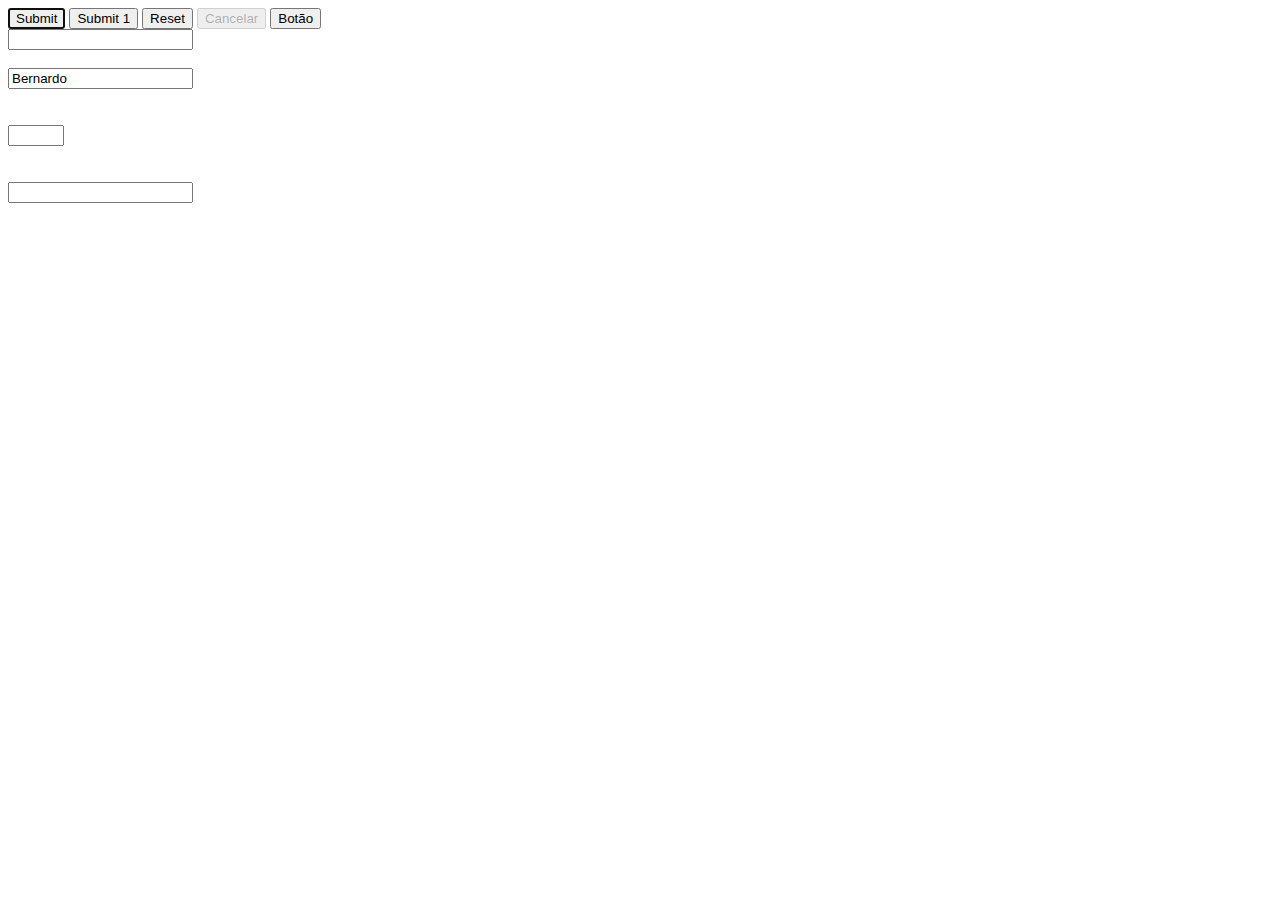
<file: Html Forms/index.html>
<!DOCTYPE html>
<html lang="en">
<head>
    <meta charset="UTF-8">
    <meta name="viewport" content="width=device-width, initial-scale=1.0">
    <title>Forms</title>
</head>
<body>
    <!-- atributos gerais value, autocomplete, autofocus, disabled, readonly, form, required, placeholder -->
    <form action="" id="meuForm">
        <div>
            <button autofocus>Submit</button>
            <!-- autofocus deixa o foco da página ao carrgea sobre o elemento -->
            <button type="submit">Submit 1</button>
            <!-- Padrão tipo submit, pode ser reset ou button -->
            <button type="reset">Reset</button>
            <!-- faz o reset da página -->
            <button type="button" disabled>Cancelar</button>
            <button name="botao" value="valor_do_botao">Botão</button>
        </div>
        <div>
            <!-- atributos funfamentais type e name -->
            <input type="text" name="nome">
            <br>
            <br>
            <!-- atributos gerais value, autocomplete, autofocus, disabled, readonly, form, required, placeholder -->
            <input type="text" name="nome" value="Bernardo" form="meuForm" placeholder="Coloque seu nome">
        </div>
        <br>
        <br>
        <div>
            <!-- min, max, step como vai ser a contagem -->
            <input type="number" min="16" max="22" step="2">
        </div>
        <br>
        <br>
        <div>
            <input type="email" name="mail" id="mailid" pattern=".+rocketseat\.com\.br" title="formato rocketseat" required>
            <!-- atributo multiple - multiplos e-mails, pattern - formato -->
        </div>
    </form>
    
</body>
</html>
</file>
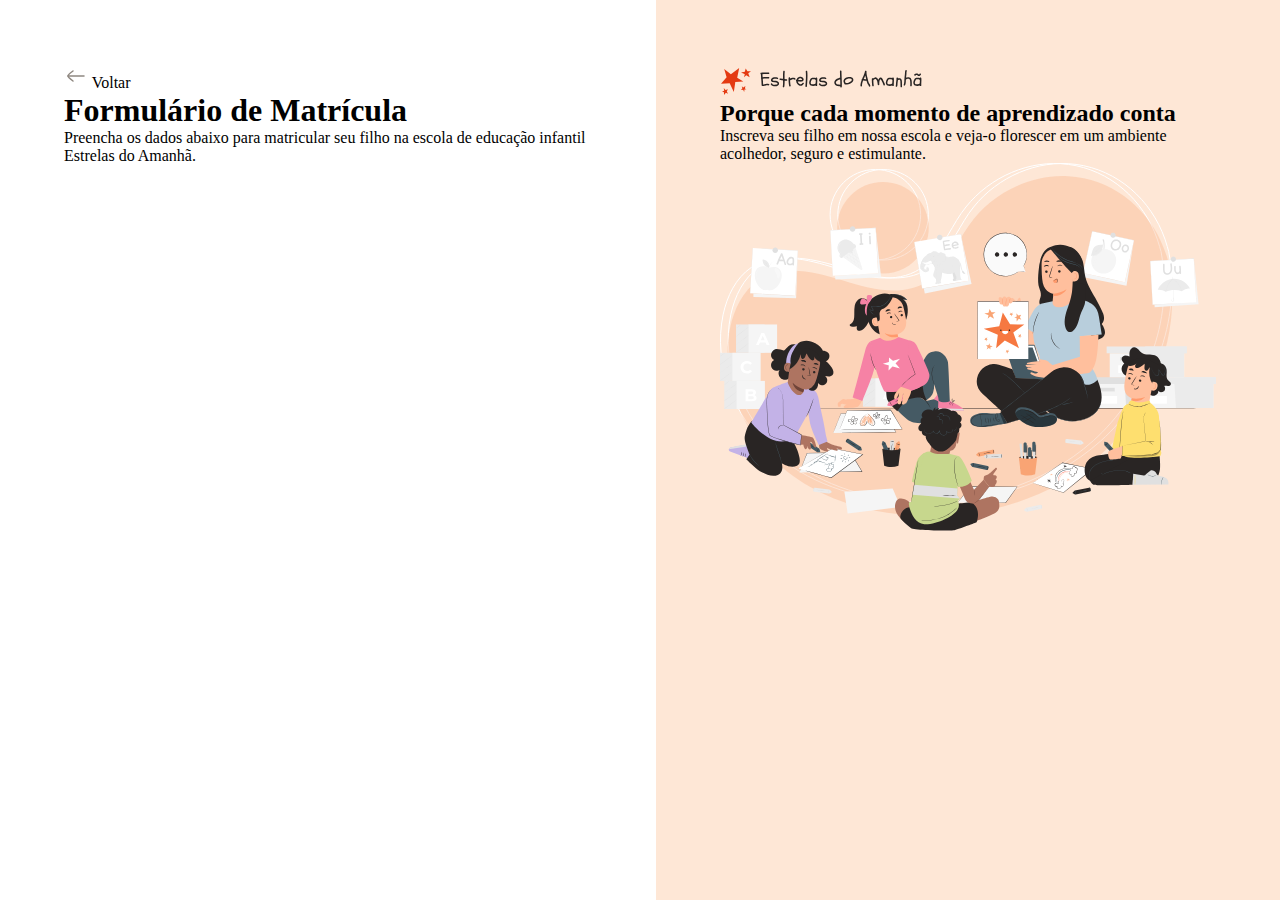
<file: Projeto Formulário de Matrícula/index.html>
<!DOCTYPE html>
<html lang="pt-BR">
<head>
    <link rel="preconnect" href="https://fonts.googleapis.com">
    <link rel="preconnect" href="https://fonts.gstatic.com" crossorigin>

    <meta charset="UTF-8">
    <meta name="viewport" content="width=device-width, initial-scale=1.0">

    <link rel="stylesheet" href="./styles/index.css">
    <link href="https://fonts.googleapis.com/css2?family=Alice&family=Archivo:ital,wght@0,100..900;1,100..900&family=Asap:ital,wght@0,100..900;1,100..900&family=Inconsolata:wght@200..900&family=Maven+Pro:wght@400..900&family=Poppins:wght@400;700&display=swap" rel="stylesheet">
    
    <title>Estrelas do Amanhã</title>
</head>
<body>
    <div id="app">
        <main>
            <div class="main-container">
                <div class="back">
                    <img src="assets/icons/arrow-left-02.svg" alt="arrow left">
                    <span>Voltar</span>
                </div>
                <h1>
                    Formulário de Matrícula
                </h1>
                <P>
                    Preencha os dados abaixo para matricular seu filho na escola de educação infantil Estrelas do Amanhã.
                </P>
            </div>
        </main>

        <aside>
            <div class="aside-container">
                <header>
                    <img src="assets/images/logo.svg" alt="Logo">
                    <h2>
                        Porque cada momento de <span>aprendizado</span> conta
                    </h2>
                    <p>
                        Inscreva seu filho em nossa escola e veja-o florescer em um ambiente acolhedor, seguro e estimulante.
                    </p>
                </header>
                <img src="assets/images/Illustration.svg" alt="Ilustração de uma professora e alunos">
            </div>
        </aside>
    </div>    
</body>
</html>
</file>
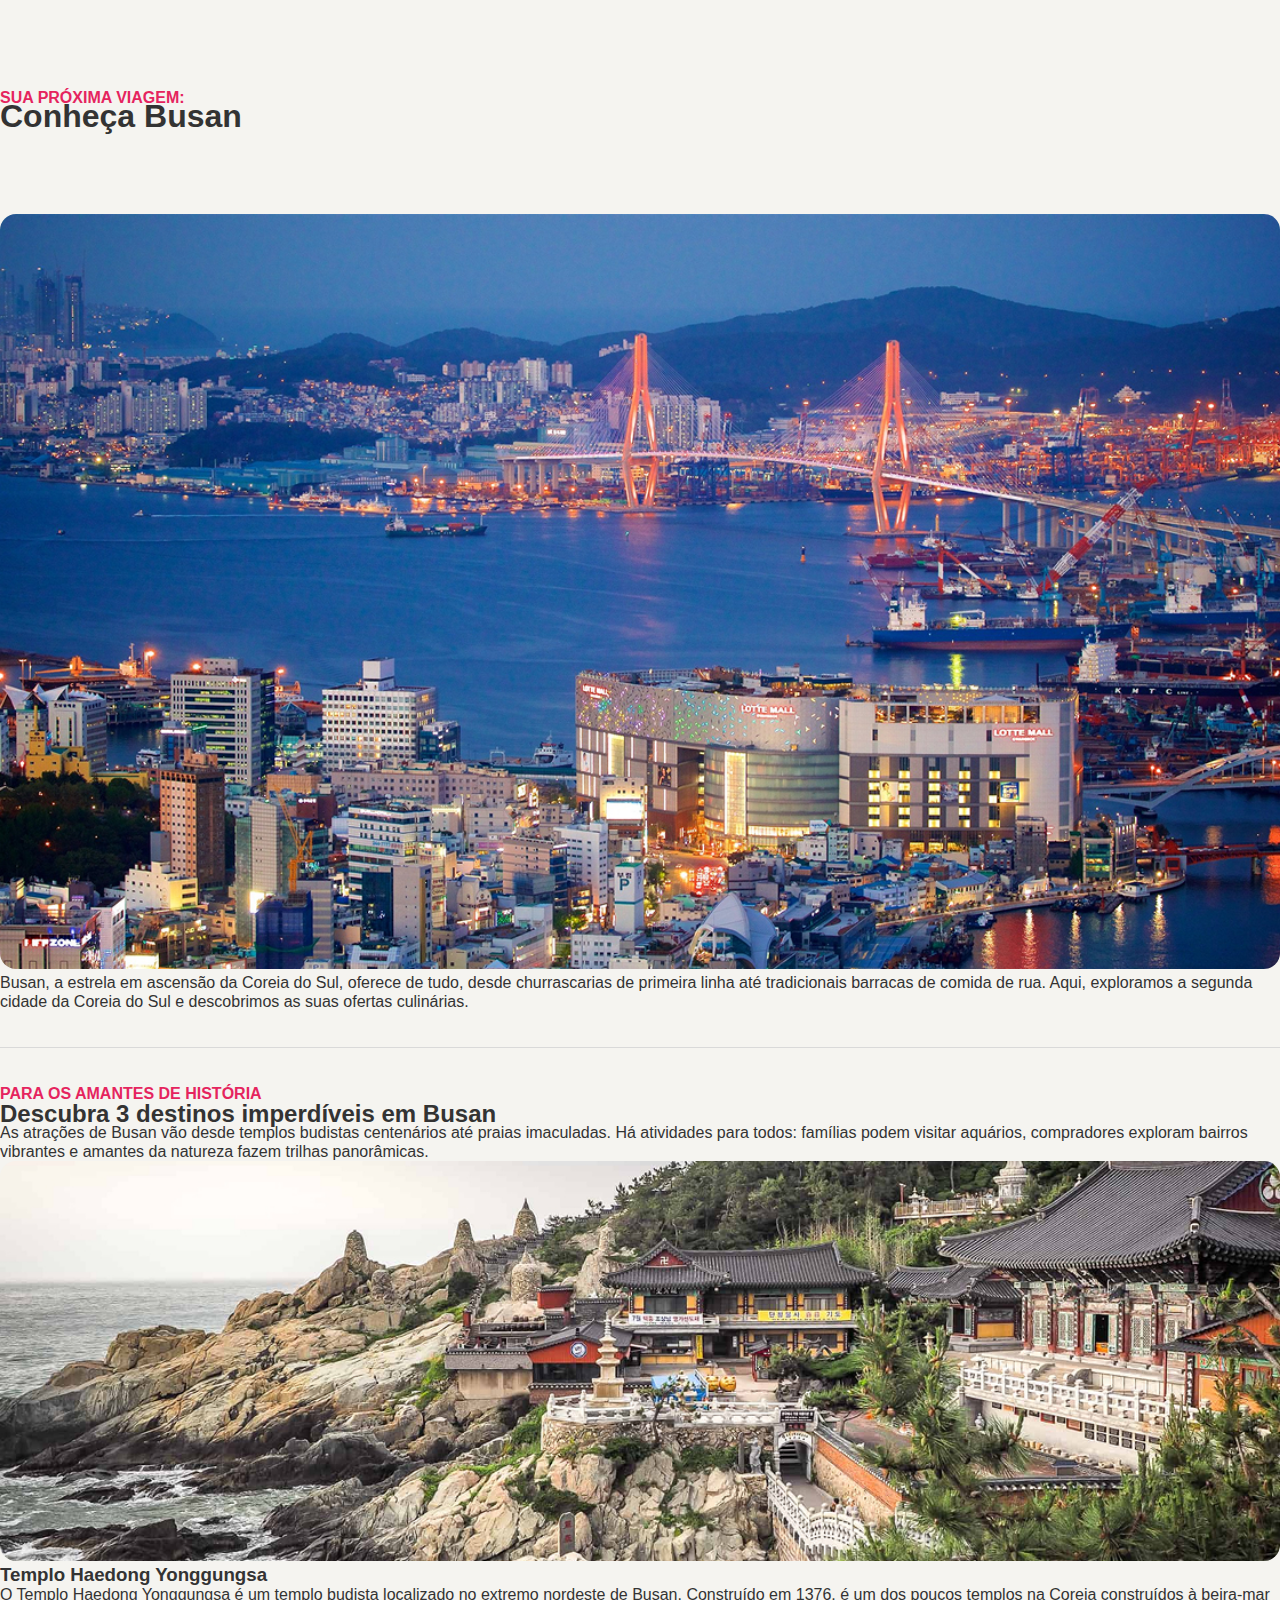
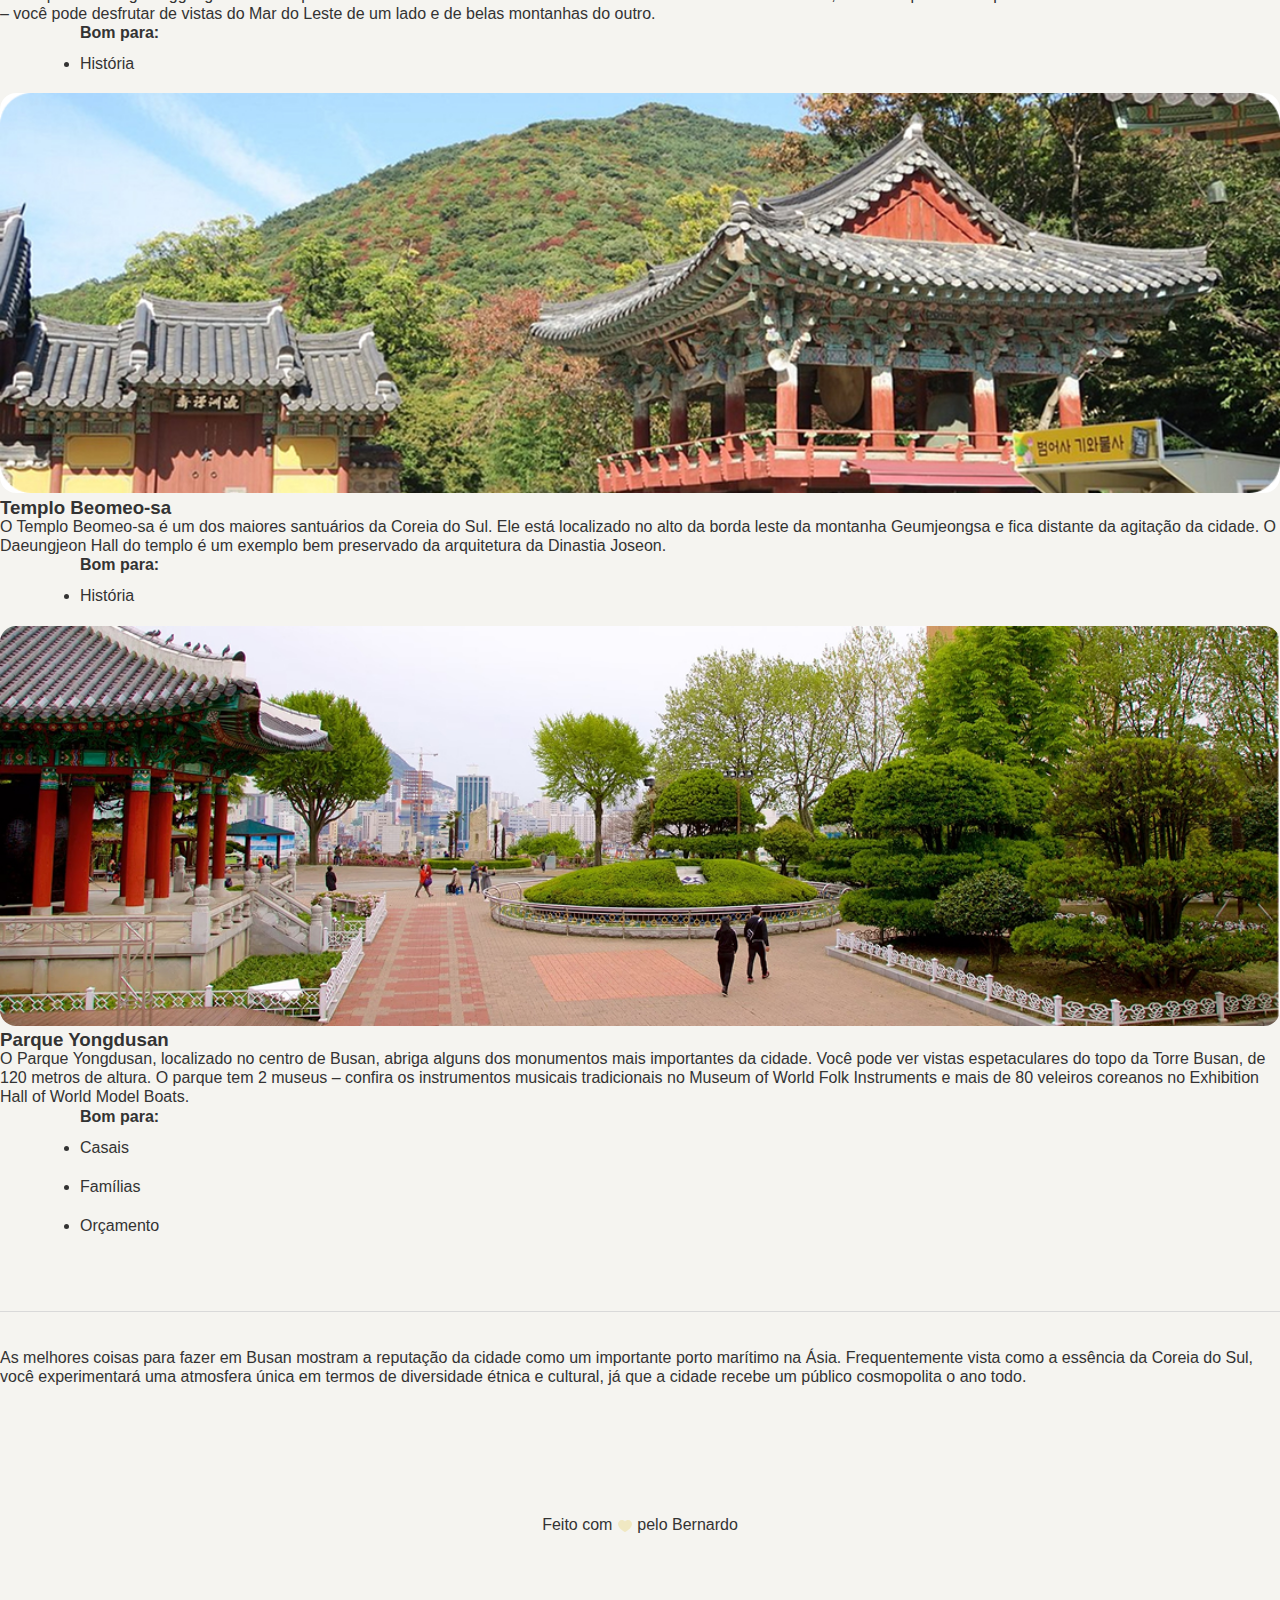
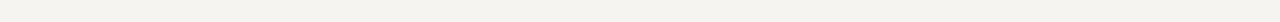
<file: Projeto Local Turstico/index.html>
<!DOCTYPE html>
<html lang="pt-br">
<head>
    <meta charset="UTF-8">
    <meta name="viewport" content="width=device-width, initial-scale=1.0">
    <link rel="stylesheet" href="style.css">
    <title>Local Turistíco</title>
</head>
<body>
    <div id="page">
        <!-- Cabeçalho da página -->
        <header id="title">
            <p class="pTitle">SUA PRÓXIMA VIAGEM:</p>
            <h1>Conheça Busan</h1>
        </header>
        <main>
            <!-- Introdução -->
            <section>
                <figure>
                    <img src="assets/image.jpg" alt="Vista panorâmica da cidade de Busan, Coreia do Sul">
                </figure>
                <p id="intro-title">
                    Busan, a estrela em ascensão da Coreia do Sul, oferece de tudo, desde churrascarias de primeira linha até tradicionais barracas de comida de rua. Aqui, exploramos a segunda cidade da Coreia do Sul e descobrimos as suas ofertas culinárias.
                </p>
            </section>
            <div class="divider"></div>
            <!-- Destinos históricos -->
            <section>
                <header>
                    <p class="pTitle">Para os amantes de história</p>
                    <h2>Descubra 3 destinos imperdíveis em Busan</h2>
                    <p>
                        As atrações de Busan vão desde templos budistas centenários até praias imaculadas. 
                        Há atividades para todos: famílias podem visitar aquários, compradores exploram bairros vibrantes e amantes da natureza fazem trilhas panorâmicas.
                    </p>
                </header>                
                <article>
                    <figure>
                        <img src="assets/1.jpg" alt="Templo Haedong Yonggungsa ">
                    </figure>
                    <h3>Templo Haedong Yonggungsa </h3>
                    <p>
                        O Templo Haedong Yonggungsa é um templo budista localizado no extremo nordeste de Busan. Construído em 1376, é um dos poucos templos na Coreia construídos à beira-mar – você pode desfrutar de vistas do Mar do Leste de um lado e de belas montanhas do outro.
                    </p>
                    <h4 class="list">Bom para:</h4>
                    <ul>
                        <li>História</li>
                    </ul>
                </article>
                <article>
                    <figure>
                        <img src="assets/2.jpg" alt="Templo Beomeo-sa">
                    </figure>
                    <h3>Templo Beomeo-sa </h3>
                    <p>
                        O Templo Beomeo-sa é um dos maiores santuários da Coreia do Sul. Ele está localizado no alto da borda leste da montanha Geumjeongsa e fica distante da agitação da cidade. O Daeungjeon Hall do templo é um exemplo bem preservado da arquitetura da Dinastia Joseon.
                    </p>
                    <h4 class="list">Bom para:</h4>
                    <ul>
                        <li>História</li>
                    </ul>
                </article>
                <article>
                    <figure>
                        <img src="assets/3.jpg" alt="Parque Yongdusan">
                    </figure>
                    <h3>Parque Yongdusan </h3>
                    <p>O Parque Yongdusan, localizado no centro de Busan, abriga alguns dos monumentos mais importantes da cidade. Você pode ver vistas espetaculares do topo da Torre Busan, de 120 metros de altura. O parque tem 2 museus – confira os instrumentos musicais tradicionais no Museum of World Folk Instruments e mais de 80 veleiros coreanos no Exhibition Hall of World Model Boats.
                    </p>
                    <h4 class="list">Bom para:</h4>
                    <ul>
                        <li>Casais</li>
                        <li>Famílias</li>
                        <li>Orçamento</li>
                    </ul>
                </article>
            </section>
            <br>
            <div class="divider"></div>
            <section id="desc">
                <p>
                    As melhores coisas para fazer em Busan mostram a reputação da cidade como um importante porto marítimo na Ásia. Frequentemente vista como a essência da Coreia do Sul, você experimentará uma atmosfera única em termos de diversidade étnica e cultural, já que a cidade recebe um público cosmopolita o ano todo. 
                </p>
            </section>
        </main>
        <footer>
            <p>Feito com <img src="assets/ph_heart-fill.svg" alt="" class="heart"> pelo Bernardo </p>
        </footer>
    </div>
</body>
</html>
</file>
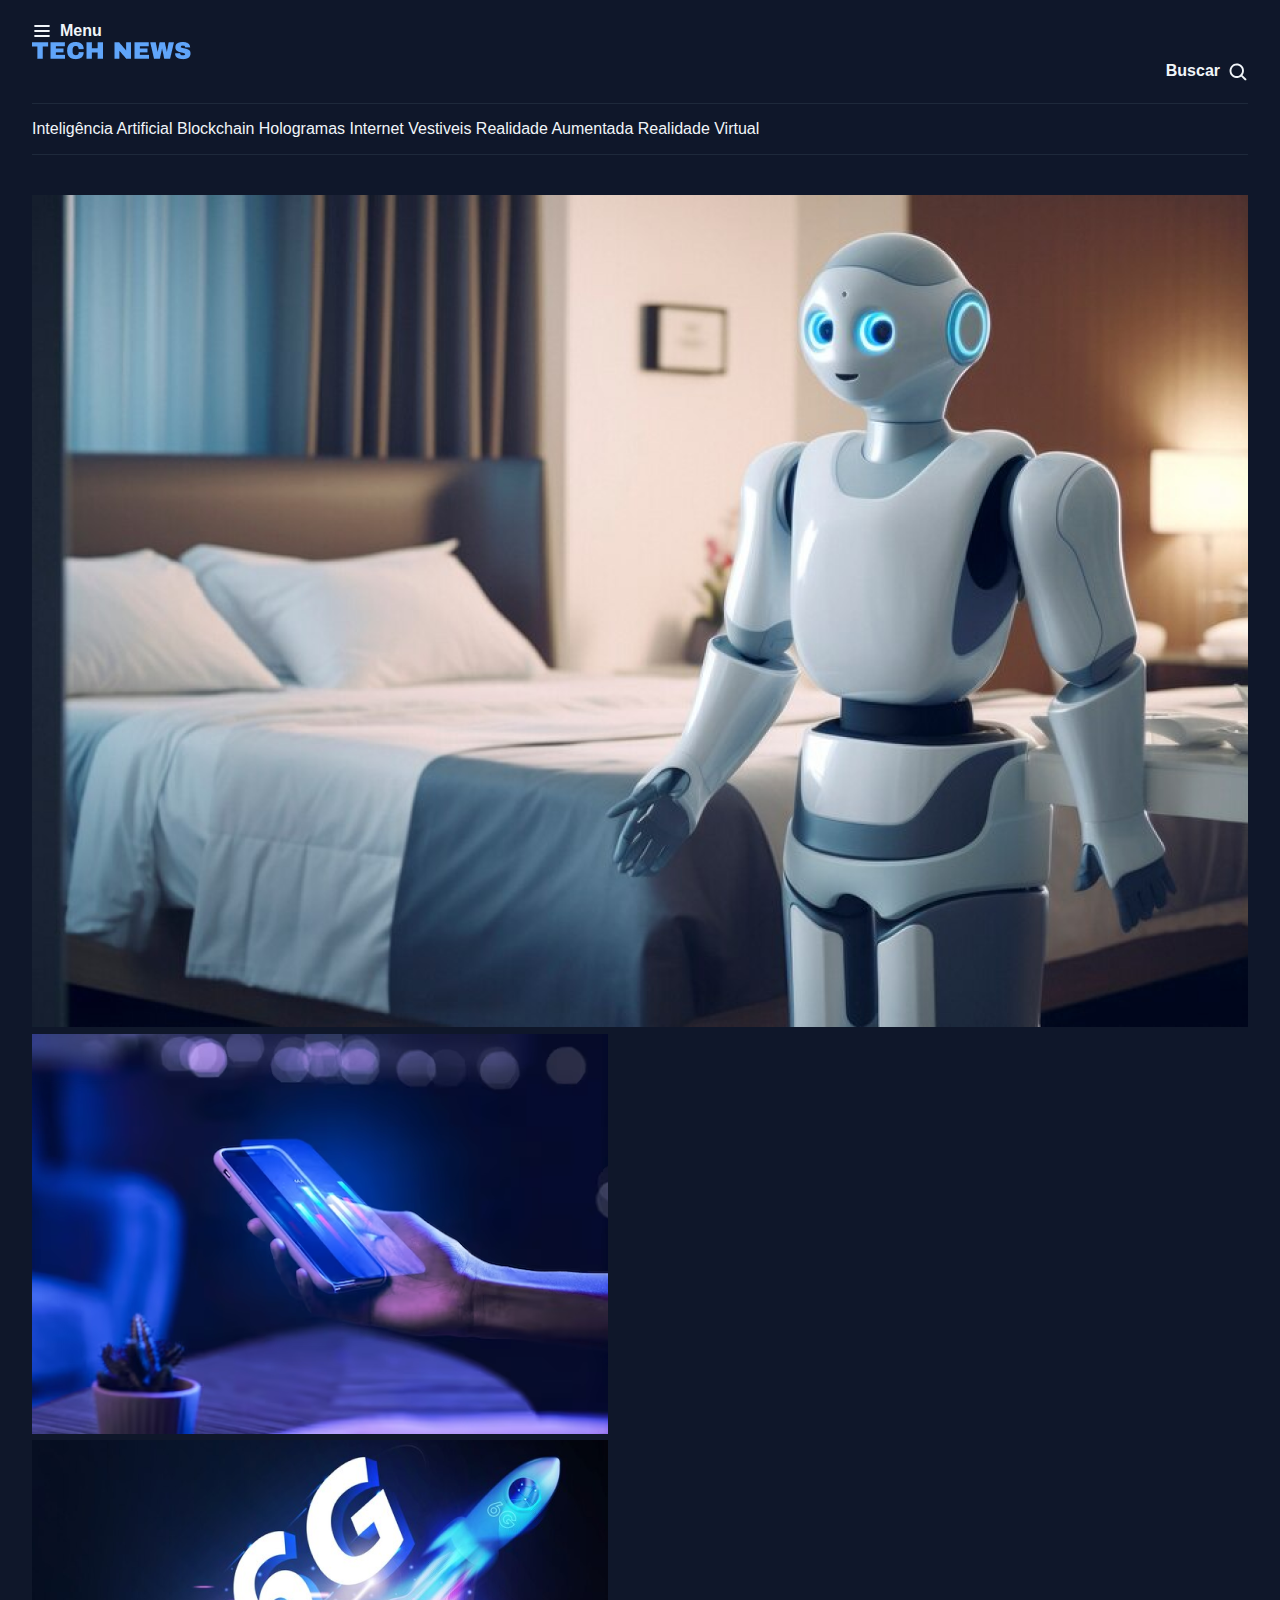
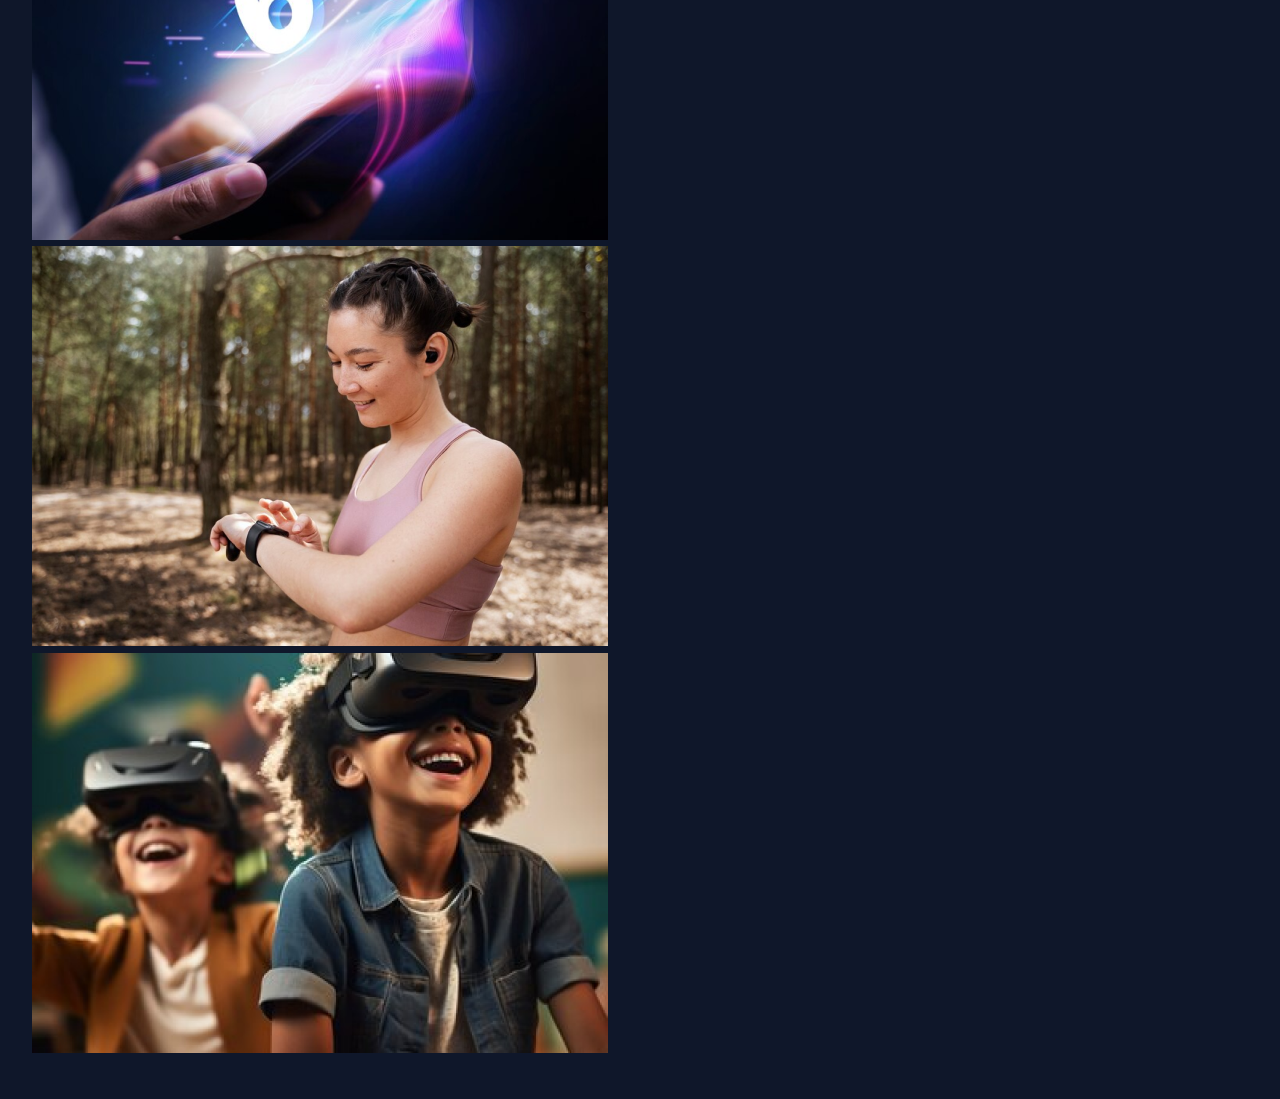
<file: Projeto Portal de Noticias/index.html>
<!DOCTYPE html>
<html lang="en">
<head>
    <link rel="preconnect" href="https://fonts.googleapis.com">
    <link rel="preconnect" href="https://fonts.gstatic.com" crossorigin>
    
    <meta charset="UTF-8">
    <meta name="viewport" content="width=device-width, initial-scale=1.0">
    <link rel="stylesheet" href="styles/index.css">
    <link href="https://fonts.googleapis.com/css2?family=Alice&family=Archivo:ital,wght@0,100..900;1,100..900&family=Poppins:wght@400;700&display=swap" rel="stylesheet">

    <title>Portal de Notícias</title>
</head>
<body>
    <header class="container">
        <nav id="primary" class="grid grid-flow-col">
            <div>
                <img src="assets/icons/List.svg" alt="Ícone de menu">
                <strong>Menu</strong>
            </div>
            <div>
                <img src="assets/Tech News.png" alt="TechNews Logo">
            </div>
            <div>
                <strong>Buscar</strong>
                <img src="assets/icons/MagnifyingGlass.svg" alt="Ícone de Busca">
            </div>
        </nav>
        <nav id="secondary" class="grid grid-flow-col">
            <a href="#">Inteligência Artificial</a>
            <a href="#">Blockchain</a>
            <a href="#">Hologramas</a>
            <a href="#">Internet</a>
            <a href="#">Vestiveis</a>
            <a href="#">Realidade Aumentada</a>
            <a href="#">Realidade Virtual</a>
        </nav>
    </header>
    <main class="grid container">
        <section id="featured" class="grid grid-flow-col gap-16">
            <div>
                <img src="assets/images/Image 01.png" alt="">
            </div>
            <div class="grid grid-cols-2 gap-16">
                <div>
                    <img src="assets/images/Image 02.png" alt="">
                </div>
                <div>
                    <img src="assets/images/Image 03.png" alt="">
                </div>
                <div>
                    <img src="assets/images/Image 04.png" alt="">
                </div>
                <div>
                    <img src="assets/images/Image 05.png" alt="">
                </div>
            </div>
        </section>
    </main>
</body>
</html>
</file>
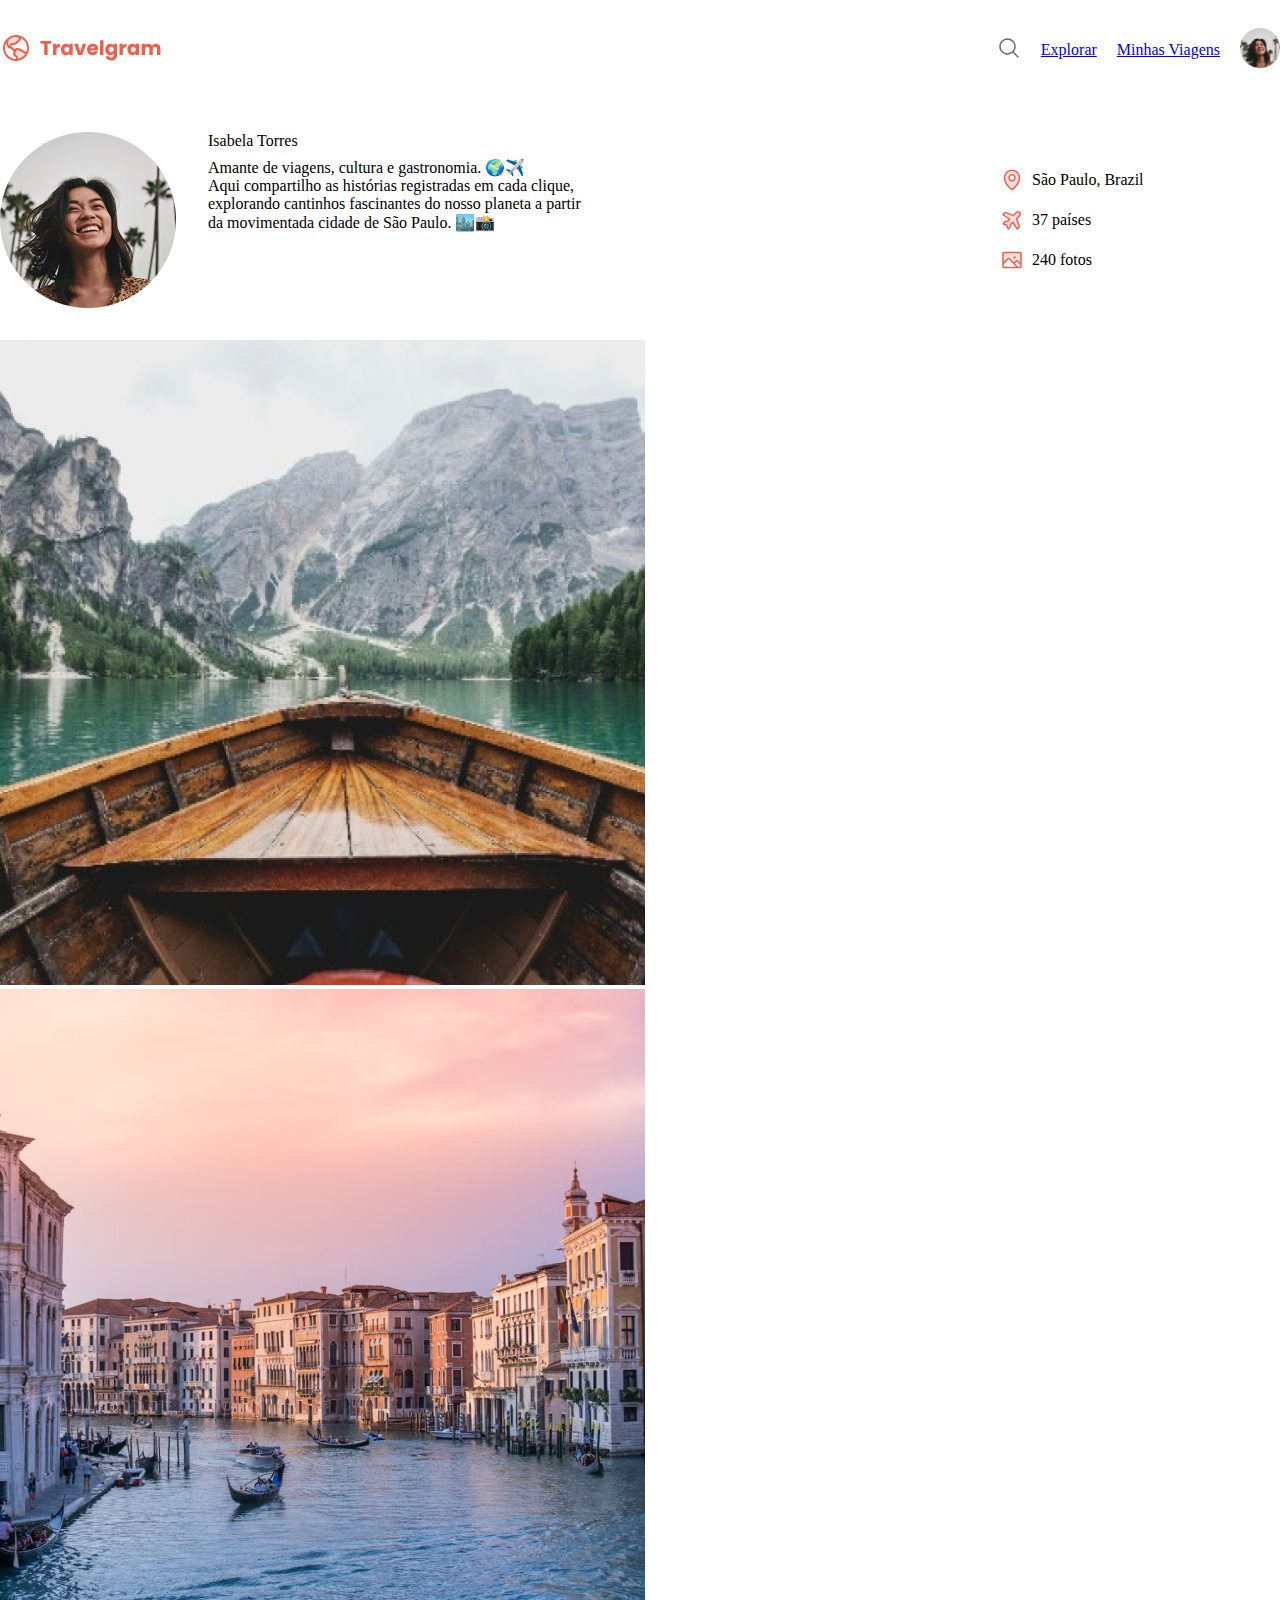
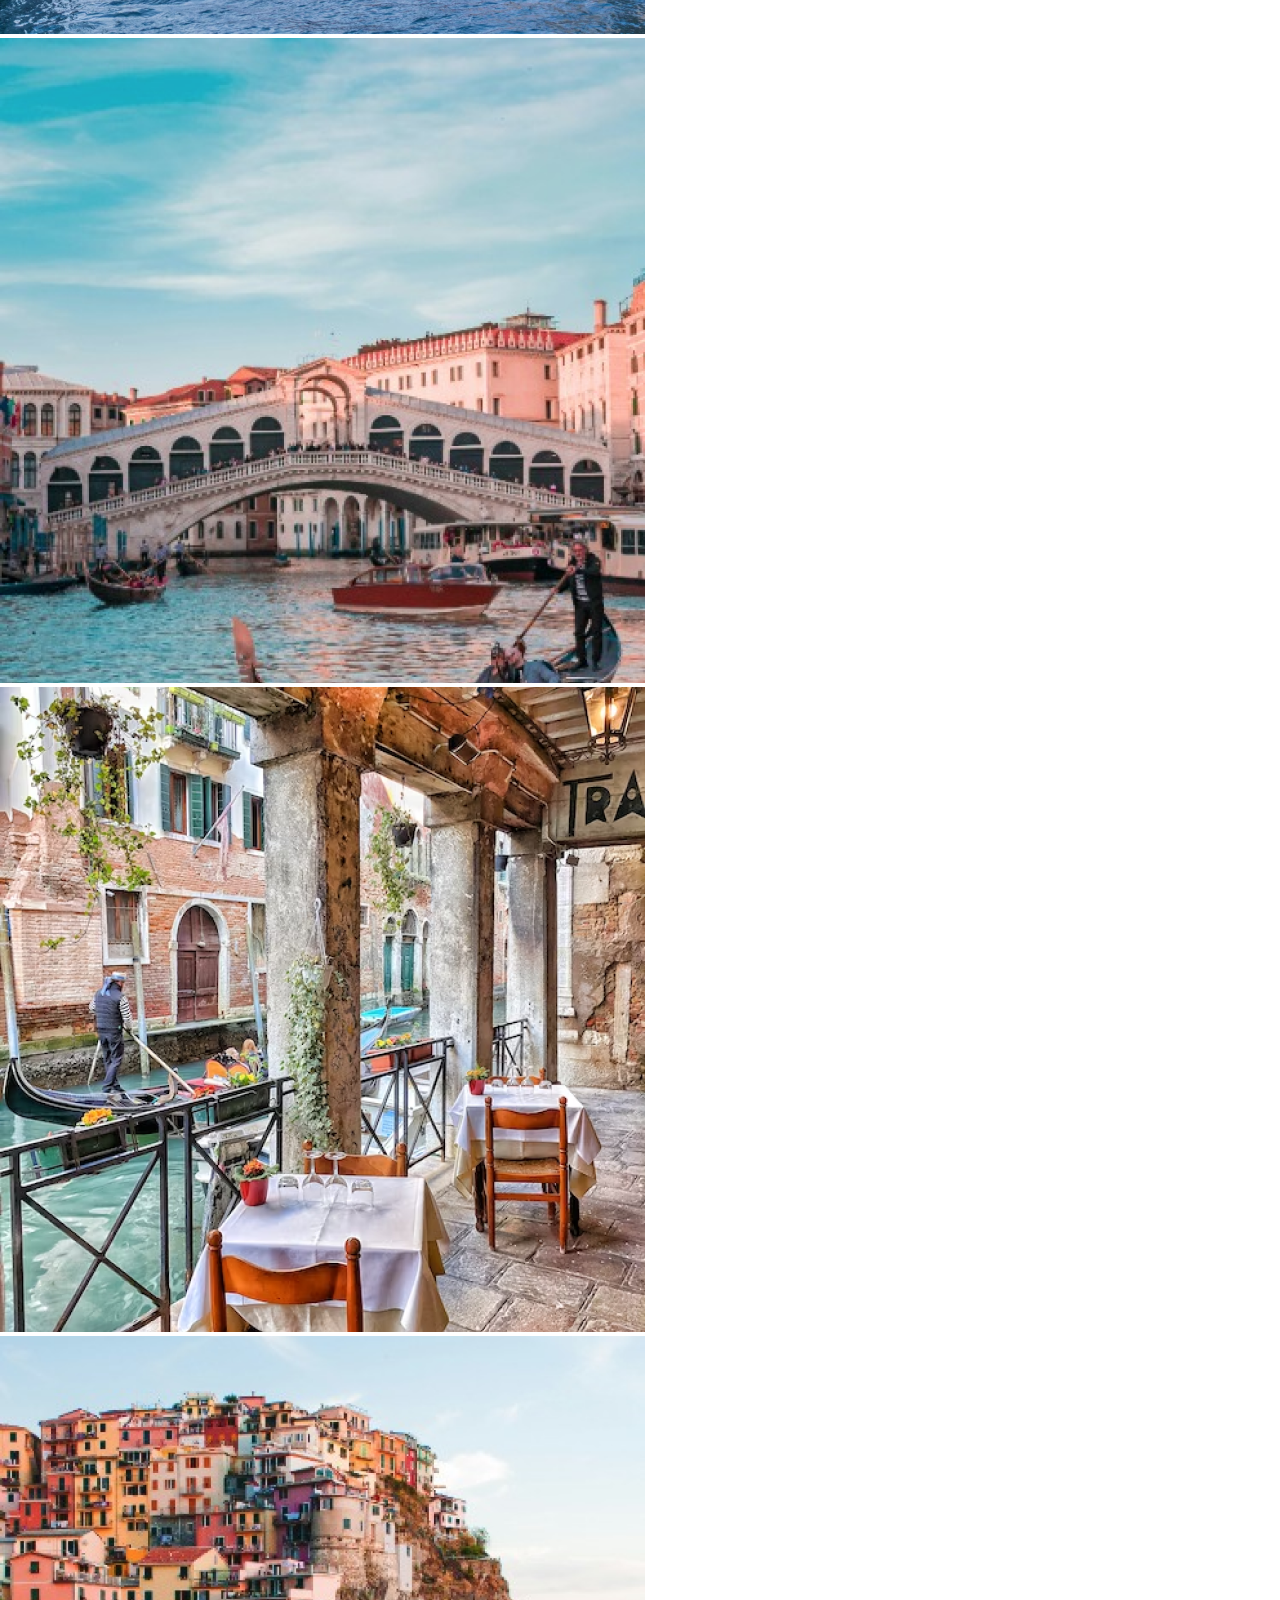
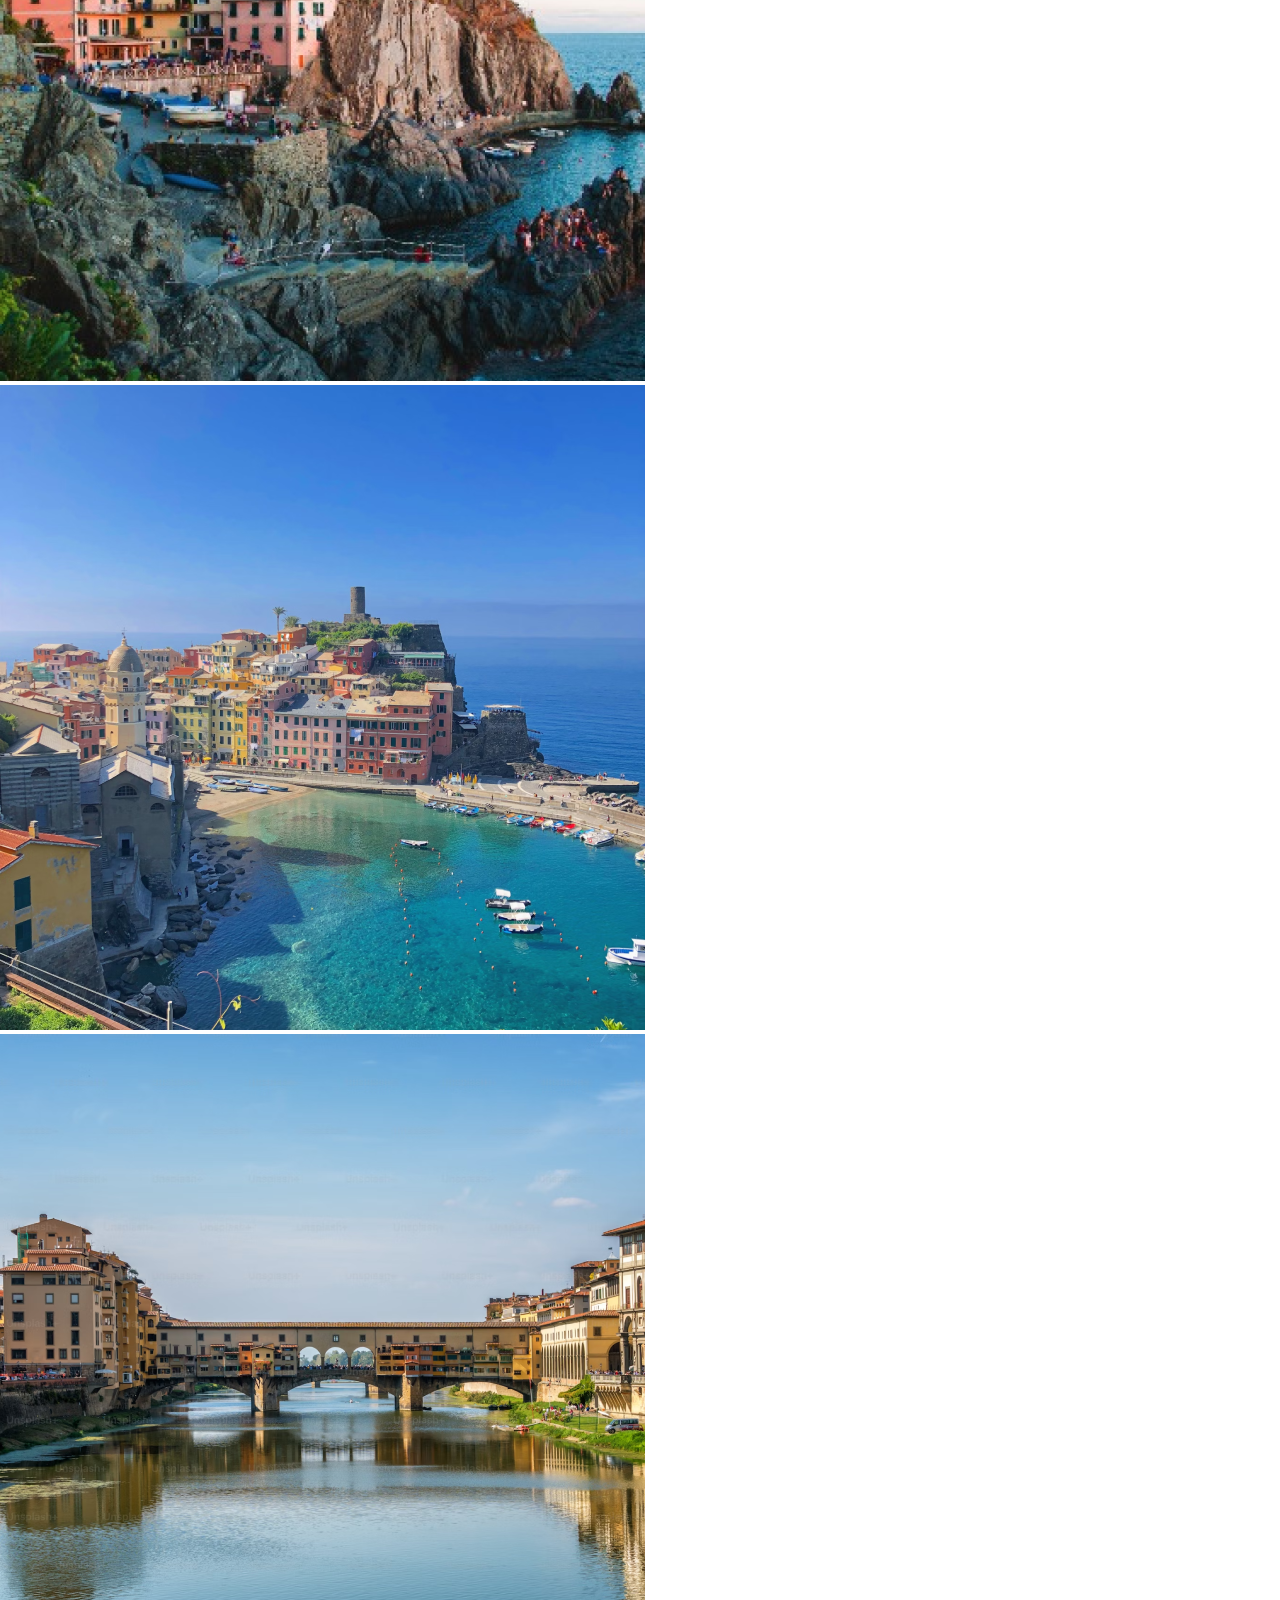
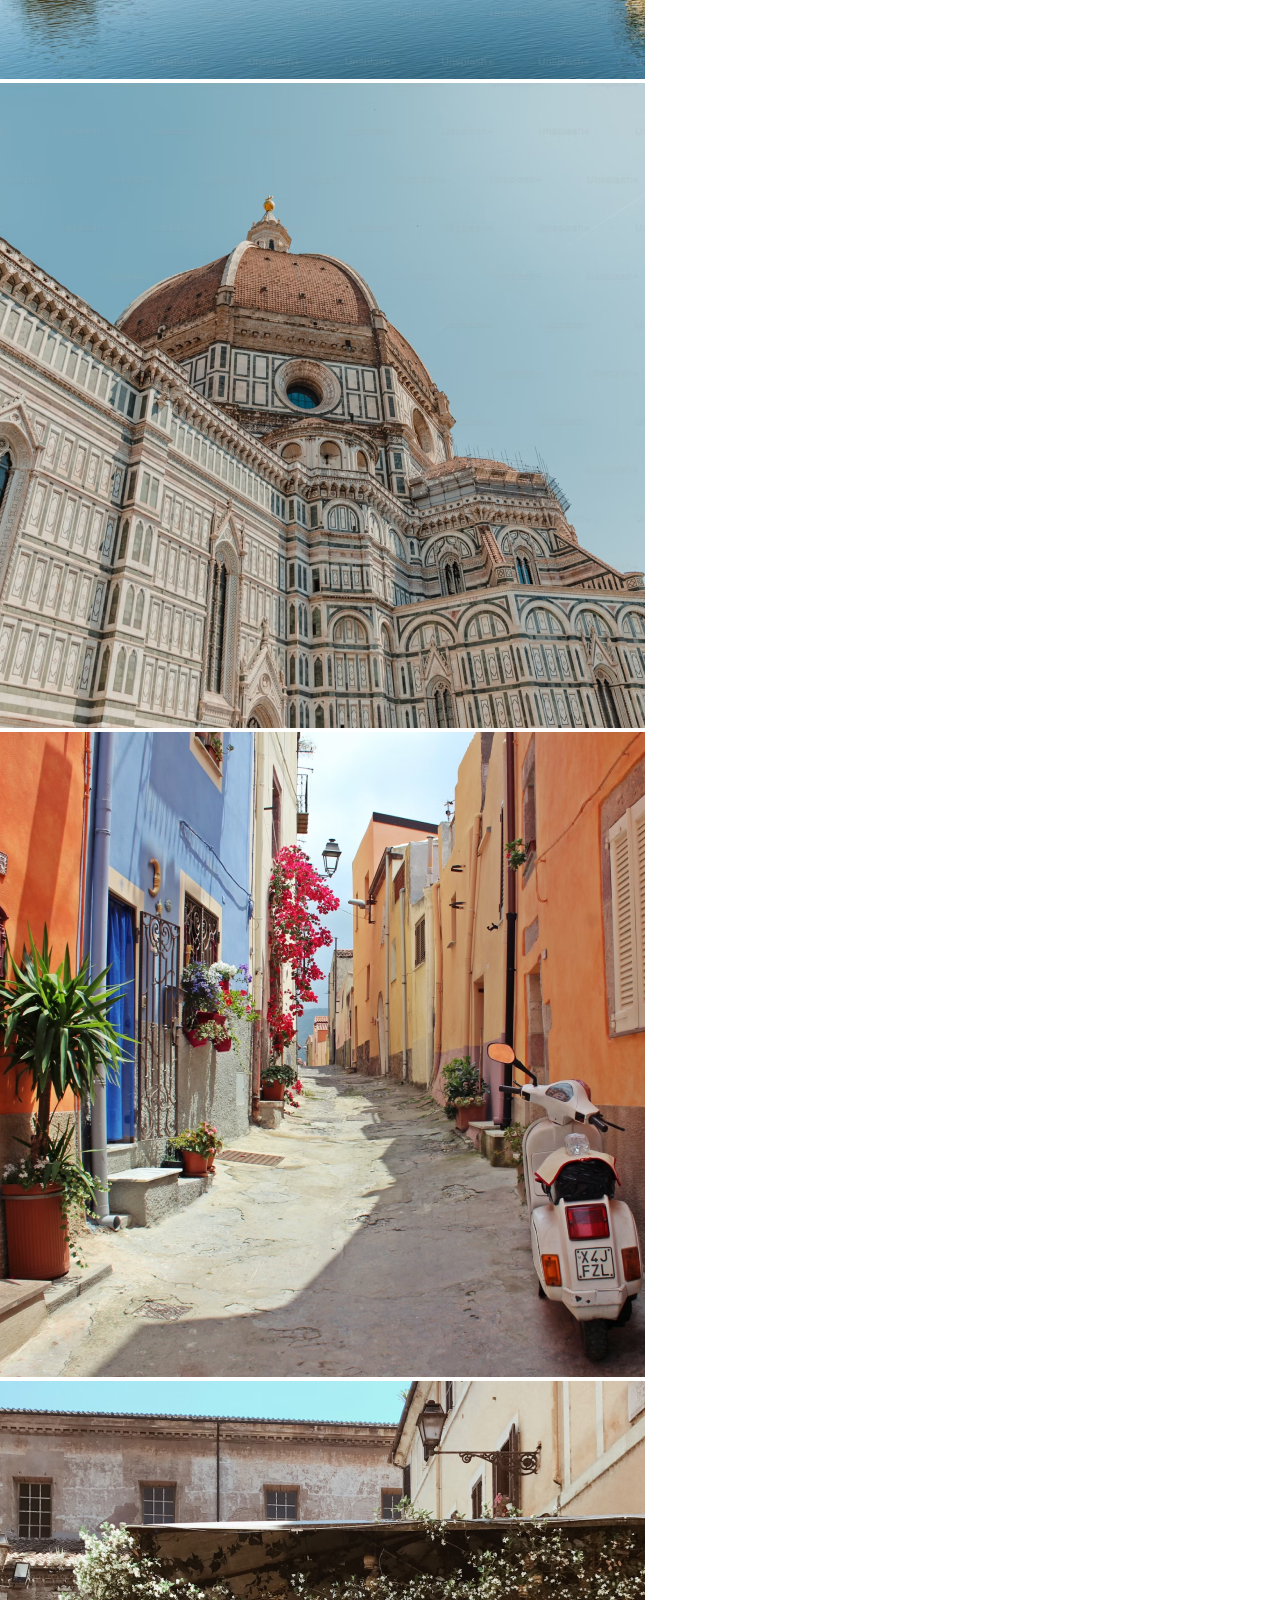
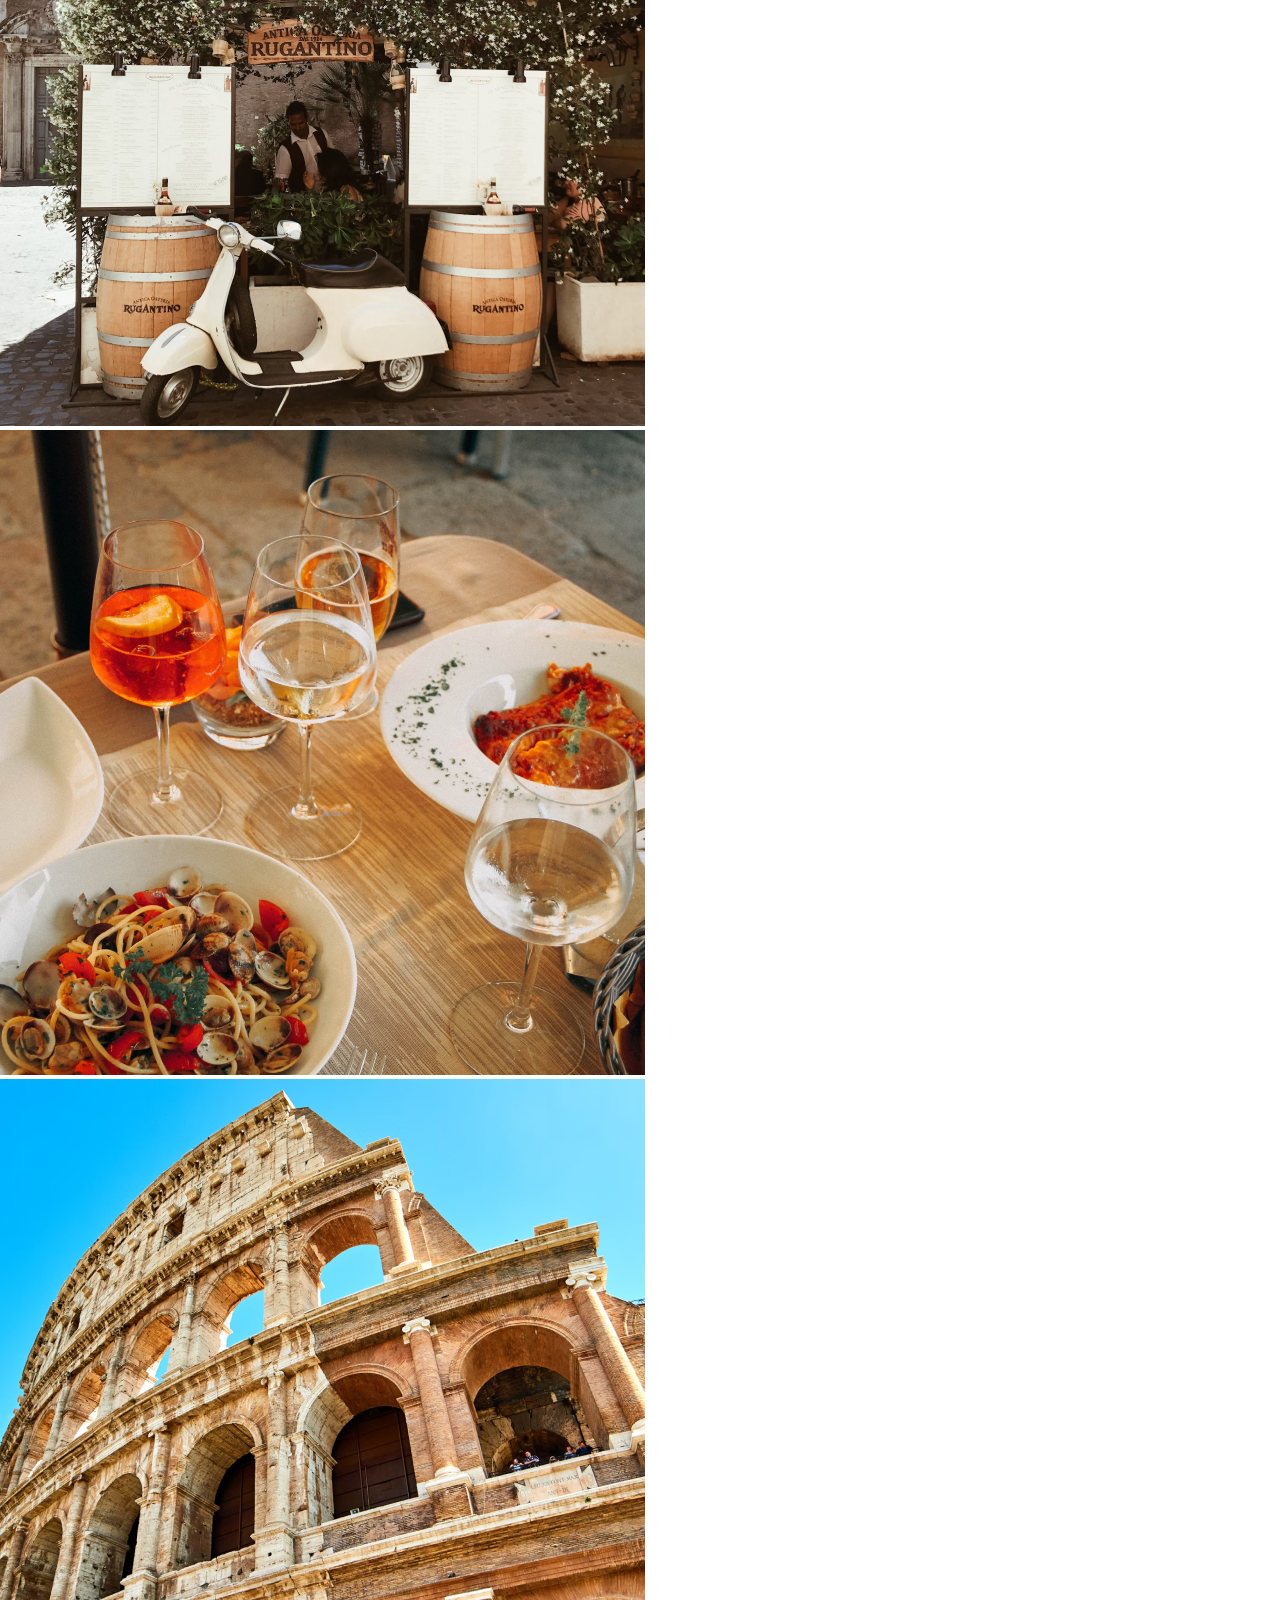
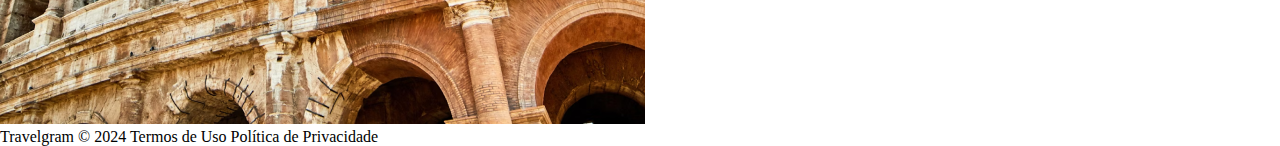
<file: Projeto Travelgram/index.html>
<!DOCTYPE html>
<html lang="pt-br">
<head>
    <link rel="preconnect" href="https://fonts.googleapis.com">
    <link rel="preconnect" href="https://fonts.gstatic.com" crossorigin>

    <meta charset="UTF-8">
    <meta name="viewport" content="width=device-width, initial-scale=1.0">
    <link rel="stylesheet" href="styles/index.css">
    <title>Travelgram | Perfil de Viagens</title>

    <link href="https://fonts.googleapis.com/css2?family=Alice&family=Poppins:wght@400;700&display=swap" rel="stylesheet">
</head>
<body>
    <div class="bg-background-color">
        <nav class="container">
            <a href="#" id="logo">
                <img src="assests/Logo.svg" alt="Logomarca">
            </a>
            <ul id="primary-menu">
                <li>
                    <a href="#">
                        <img src="assests/icons/MagnifyingGlass.svg" alt="icone de lupa">
                    </a>
                </li>
                <li><a href="#">Explorar</a></li>
                <li><a href="#">Minhas Viagens</a></li>
                <li><a href="#">
                    <img src="assests/profile.png" alt="Imagem da Isabela Torres">
                </a></li>
            </ul>
        
        </nav>

        <header>
            <div class="container">
                <div id="profile">
                    <img src="assests/profile.png" alt="Imagem Isabela Torres"> 
                        <div>
                        <h1>Isabela Torres</h1>
                        <p>
                            Amante de viagens, cultura e gastronomia. 🌍✈️  <br>
                            Aqui compartilho as histórias registradas em cada clique, explorando cantinhos fascinantes do nosso planeta a partir da movimentada cidade de São Paulo. 🏙️📸
                        </p>
                    </div>
                </div>    
                <div id="info">
                    <ul id="info">
                        <li>
                            <img src="assests/icons/MapPin.svg" alt="Icone de mapa">
                            <span>São Paulo, Brazil</span>
                        </li>
                        <li>
                            <img src="assests/icons/AirplaneTilt.svg" alt="Icone de aviao">
                            <span>37 países</span>
                        </li>
                        <li>
                            <img src="assests/icons/Image.svg" alt="Icone de imagem">
                            <span>240 fotos</span>
                        </li>
                    </ul>
                </div>            
            </div>
        </header>
    </div>
    <main class="container">
        <img src="assests/images/Image 01.png" alt="">
        <img src="assests/images/Image 02.png" alt="">
        <img src="assests/images/Image 03.png" alt="">
        <img src="assests/images/Image 04.png" alt="">
        <img src="assests/images/Image 05.png" alt="">
        <img src="assests/images/Image 06.png" alt="">
        <img src="assests/images/Image 07.png" alt="">
        <img src="assests/images/Image 08.png" alt="">
        <img src="assests/images/Image 09.png" alt="">
        <img src="assests/images/Image 10.png" alt="">
        <img src="assests/images/Image 11.png" alt="">
        <img src="assests/images/Image 12.png" alt="">
    </main>

    <footer class="container">
        <span>
            Travelgram &copy; 2024
        </span>
        <span>
            Termos de Uso
        </span>
        <span>
            Política de Privacidade
        </span>
    </footer>
</body>
</html>
</file>
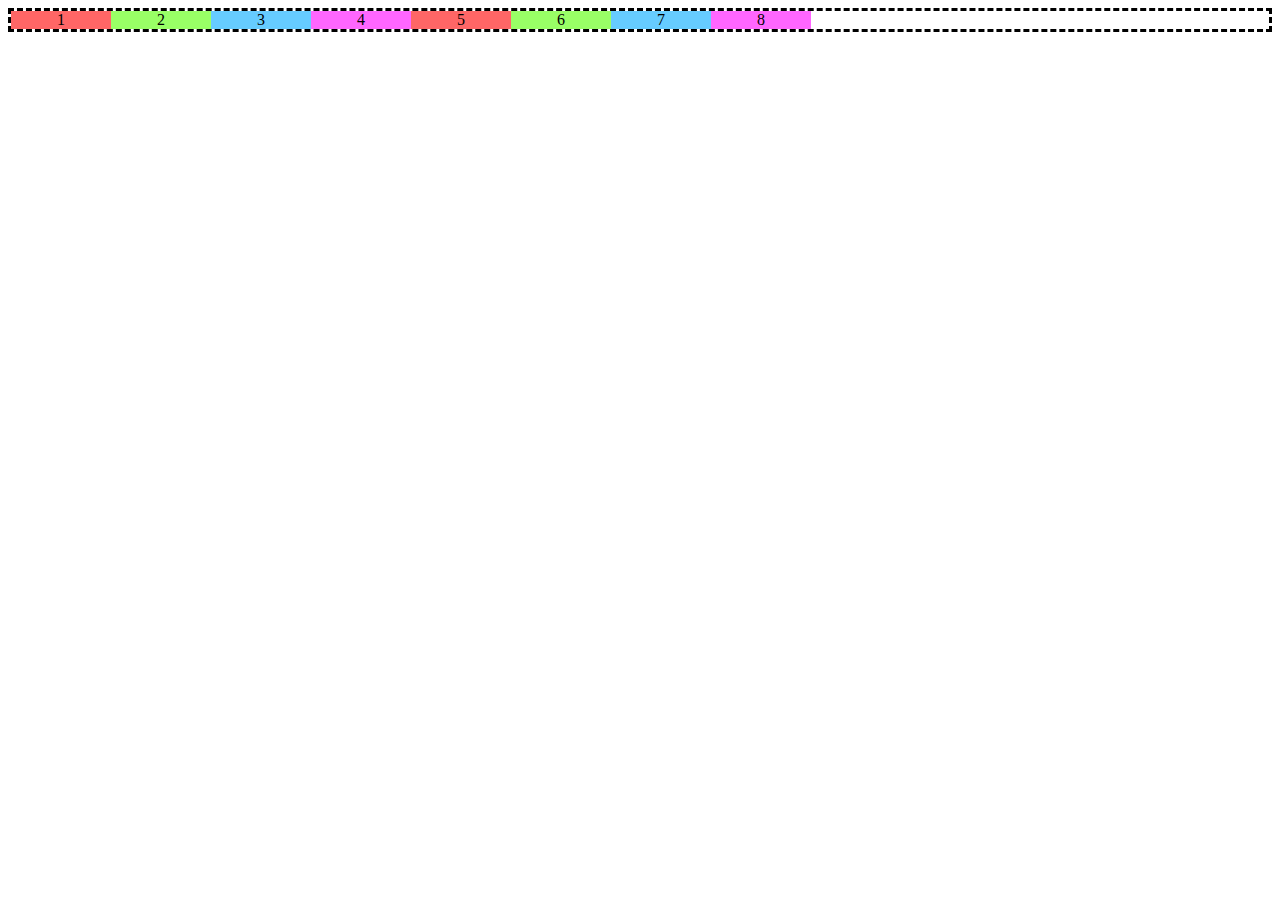
<file: CSS/CSS.FlexBox/index.html>
<!DOCTYPE html>
<html lang="en">
<head>
    <meta charset="UTF-8">
    <meta name="viewport" content="width=device-width, initial-scale=1.0">
    <link rel="stylesheet" href="style.css">
    <title>Flexo box</title>

    <style>
        .container{
            border: dashed;
        }

        .item{
            --hue: 0;
            text-align: center;
            background-color: hsl(var(--hue), 100%, 70%);
            width: 100px;
        }
    </style>

</head>
<body>
    <div class="container">
        <div class="item" style="--hue: 0">1</div>
        <div class="item" style="--hue: 100">2</div>
        <div class="item" style="--hue: 200">3</div>
        <div class="item" style="--hue: 300">4</div>
        <div class="item" style="--hue: 0">5</div>
        <div class="item" style="--hue: 100">6</div>
        <div class="item" style="--hue: 200">7</div>
        <div class="item" style="--hue: 300">8</div>
    </div>
</body>
</html>
</file>
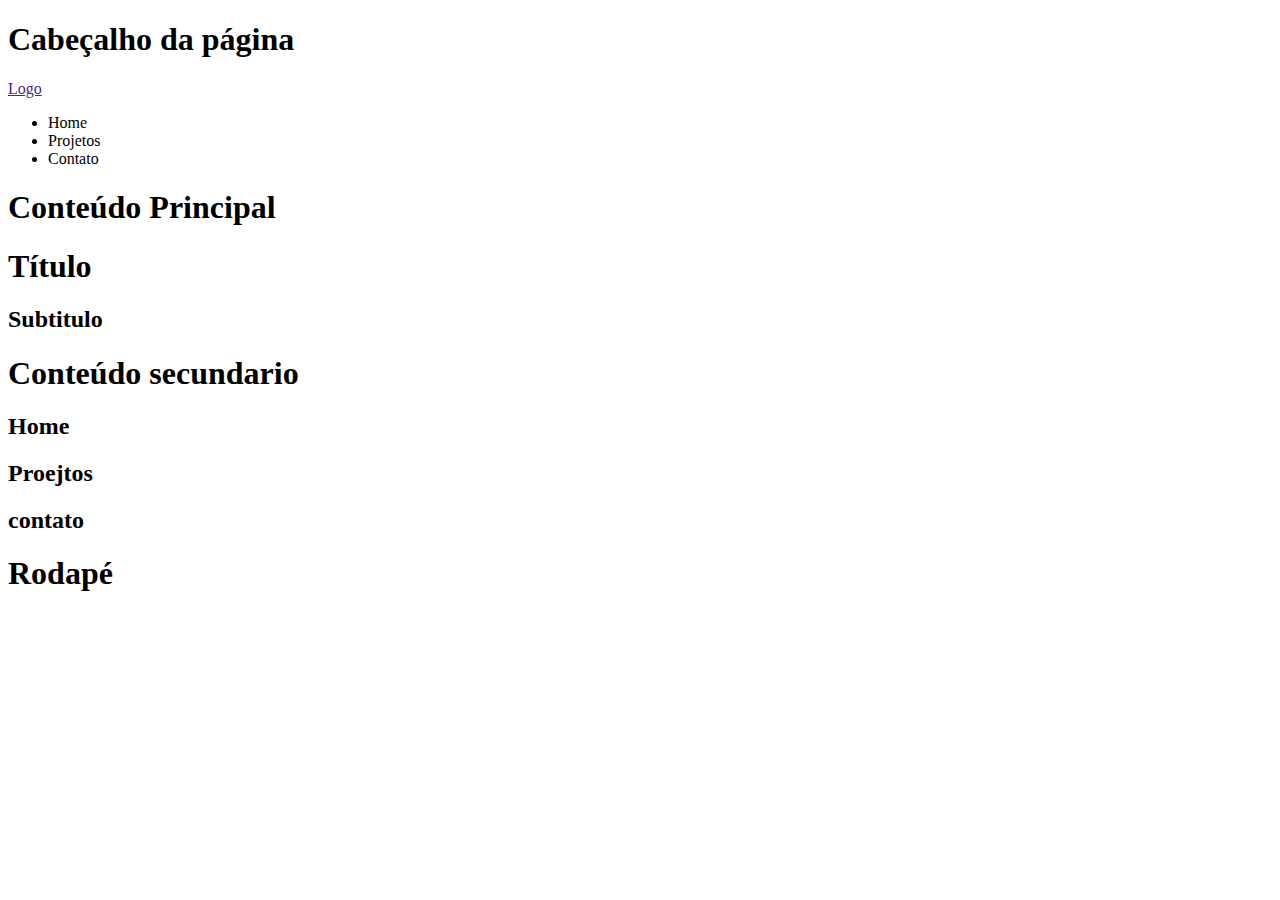
<file: Html/index_padrao.html>
<!DOCTYPE html>
<html lang="en">
<head>
    <meta charset="UTF-8">
    <meta name="viewport" content="width=device-width, initial-scale=1.0">
    <title>Document</title>
</head>
<body>
    <header> 
        <h1>Cabeçalho da página</h1>
        <nav> <!-- navegação, pode ou não estar dentro do header -->
            <a href="">Logo</a>

            <ul>
                <li>Home</li>
                <li>Projetos</li>
                <li>Contato</li>
            </ul>

        </nav>
    </header>

    <main>
        <h1>Conteúdo Principal</h1>

        <article> <!-- Pode ou não estar dentro da main-->
            <h1>Título</h1>

            <section>
                <h2>Subtitulo</h2>
            </section>
        </article>
    </main>

    <aside>
        <h1>Conteúdo secundario</h1>

        <section id="home"> <!-- section pode ou não estar dentro de um aside-->
            <h2>Home</h2>
        </section>
        <section id="projetos">
            <h2>Proejtos</h2>
        </section>
        <section id="contato">
            <h2>contato</h2>
        </section>
    </aside>

    <footer>
        <h1>Rodapé</h1>
    </footer>
</body>
</html>
</file>
<file: Projeto Formulário de Matrícula/styles/index.css>
@import url(global.css);
@import url(layout.css);
</file>
<file: Projeto Local Turstico/style.css>
*{
    margin: 0;
    padding: 0;
    justify-content: center;
}

:root{
    font-family: 'Open Sans', sans-serif;
    line-height: 120%;
}

body{
    background-color: #f5f4f0;
    color: #333333;
}

main{
    margin-top: 88px;
}

img{
    border-radius: 16px;
    width: 100%;
    margin-bottom: 0 80px 0 80px;
}

.pTitle{
    color: #E5245E;
    font-weight: bold;
    text-transform: uppercase;
}

#page{
    width: 1280px;
    box-sizing: border-box;
    margin: 88px auto ;
}

h4{
    margin-bottom: 12px;
}

footer{
    margin-top: 30px;
    text-align: center;
}

footer img {
    vertical-align: middle;
    width: 16px;
    height: 16px;
}

#desc{
    margin-bottom: 129px;
    width: 1120p;
}

.divider{
    width: 100%;
    height: 1px;
    margin: 36px 0;
    background-color: #d9d9d9
}

ul li::marker{
    color:#333333
}

li{
    margin-left: 80px;
    margin-bottom: 20px;
}

.list{
    margin-left: 80px;
}
</file>
<file: Projeto Portal de Noticias/styles/index.css>
@import url(global.css);
@import url(header.css);
</file>
<file: Projeto Travelgram/styles/index.css>
@import url(global.css);
@import url(nav.css);
@import url(header.css);
</file>
<file: CSS/CSS.FlexBox/style.css>
.container{
    /*Deixa flex e muda a disposição das divs, deixando em linha e não no normal flow */
    display: flex;
    /*Muda a direção, podendo ser row, column ou reverse */
    flex-direction: row;
    /* Flex-start, flex-end, cente, space-evenly, space-around, space-between */
    justify-content: Flex-start;
    /* Strech, flex-start, flex-end, center, baseline  */
    align-items: center;
}
</file>
